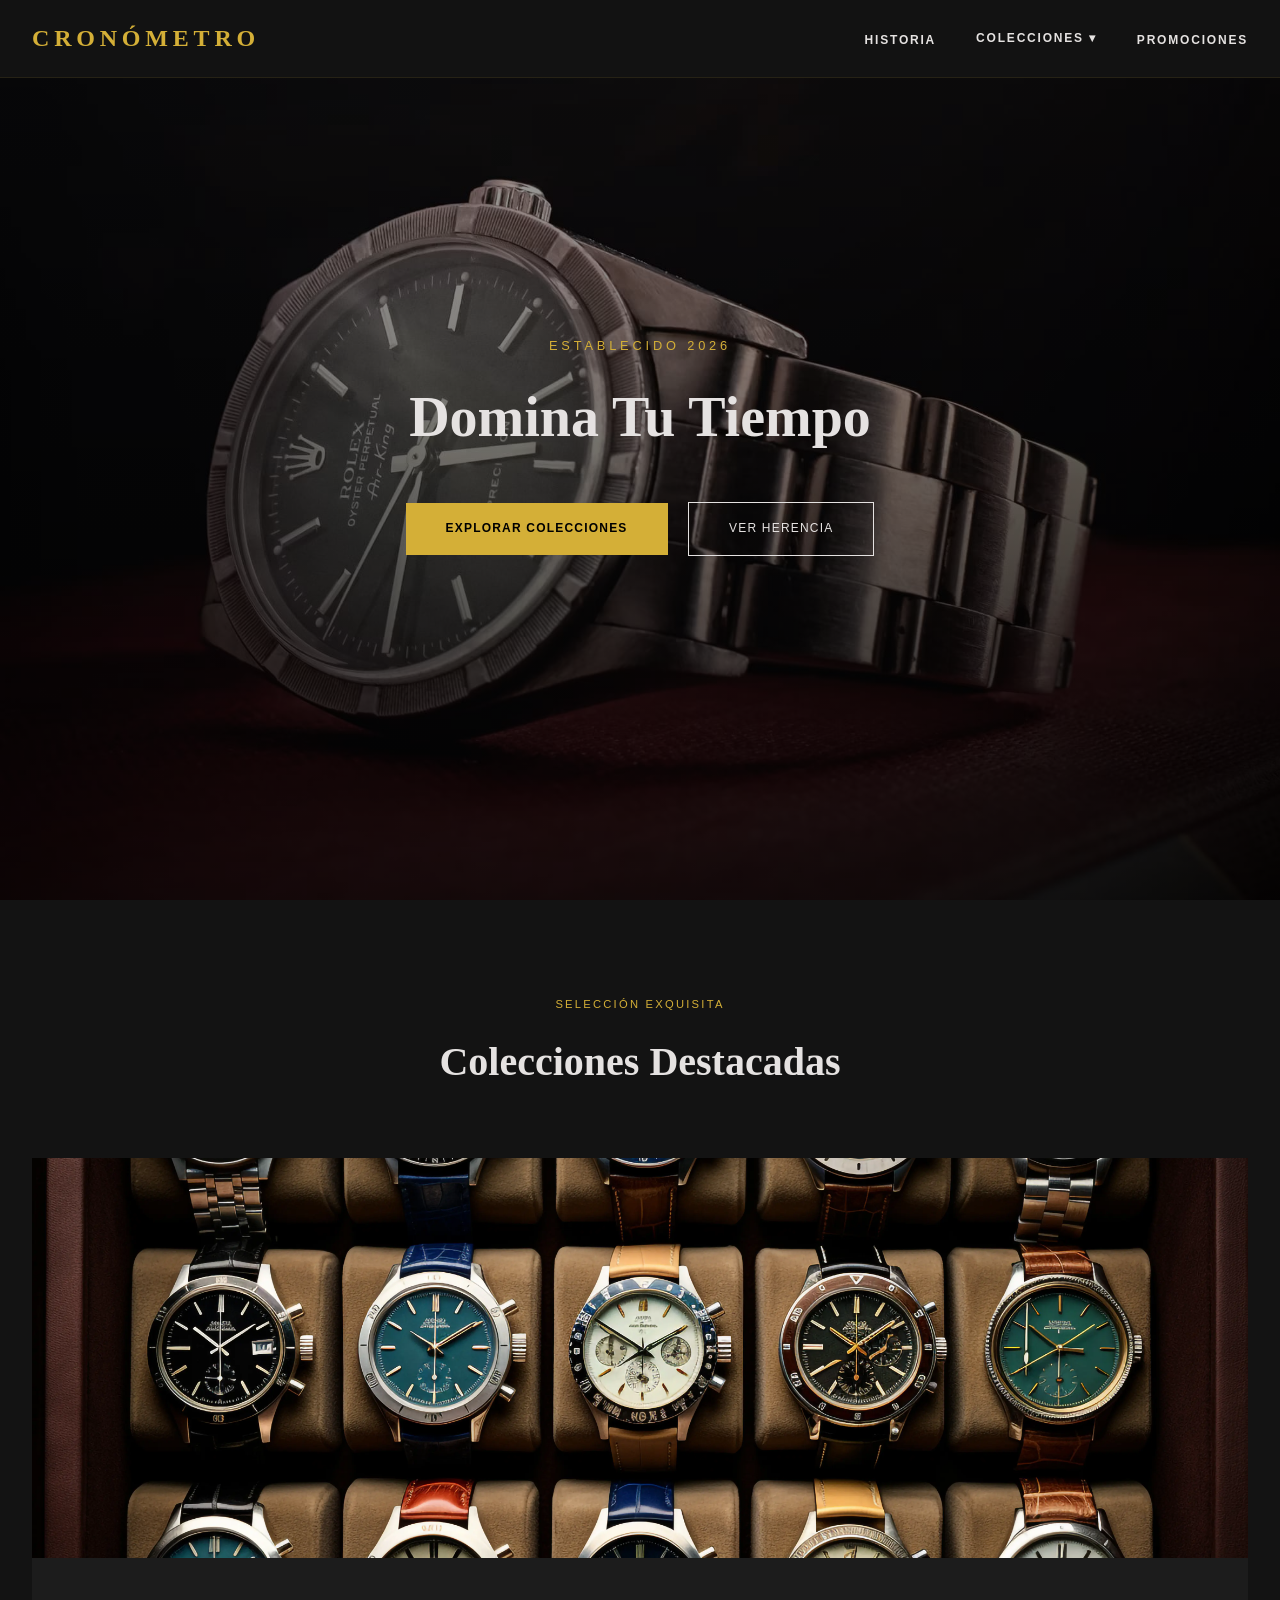
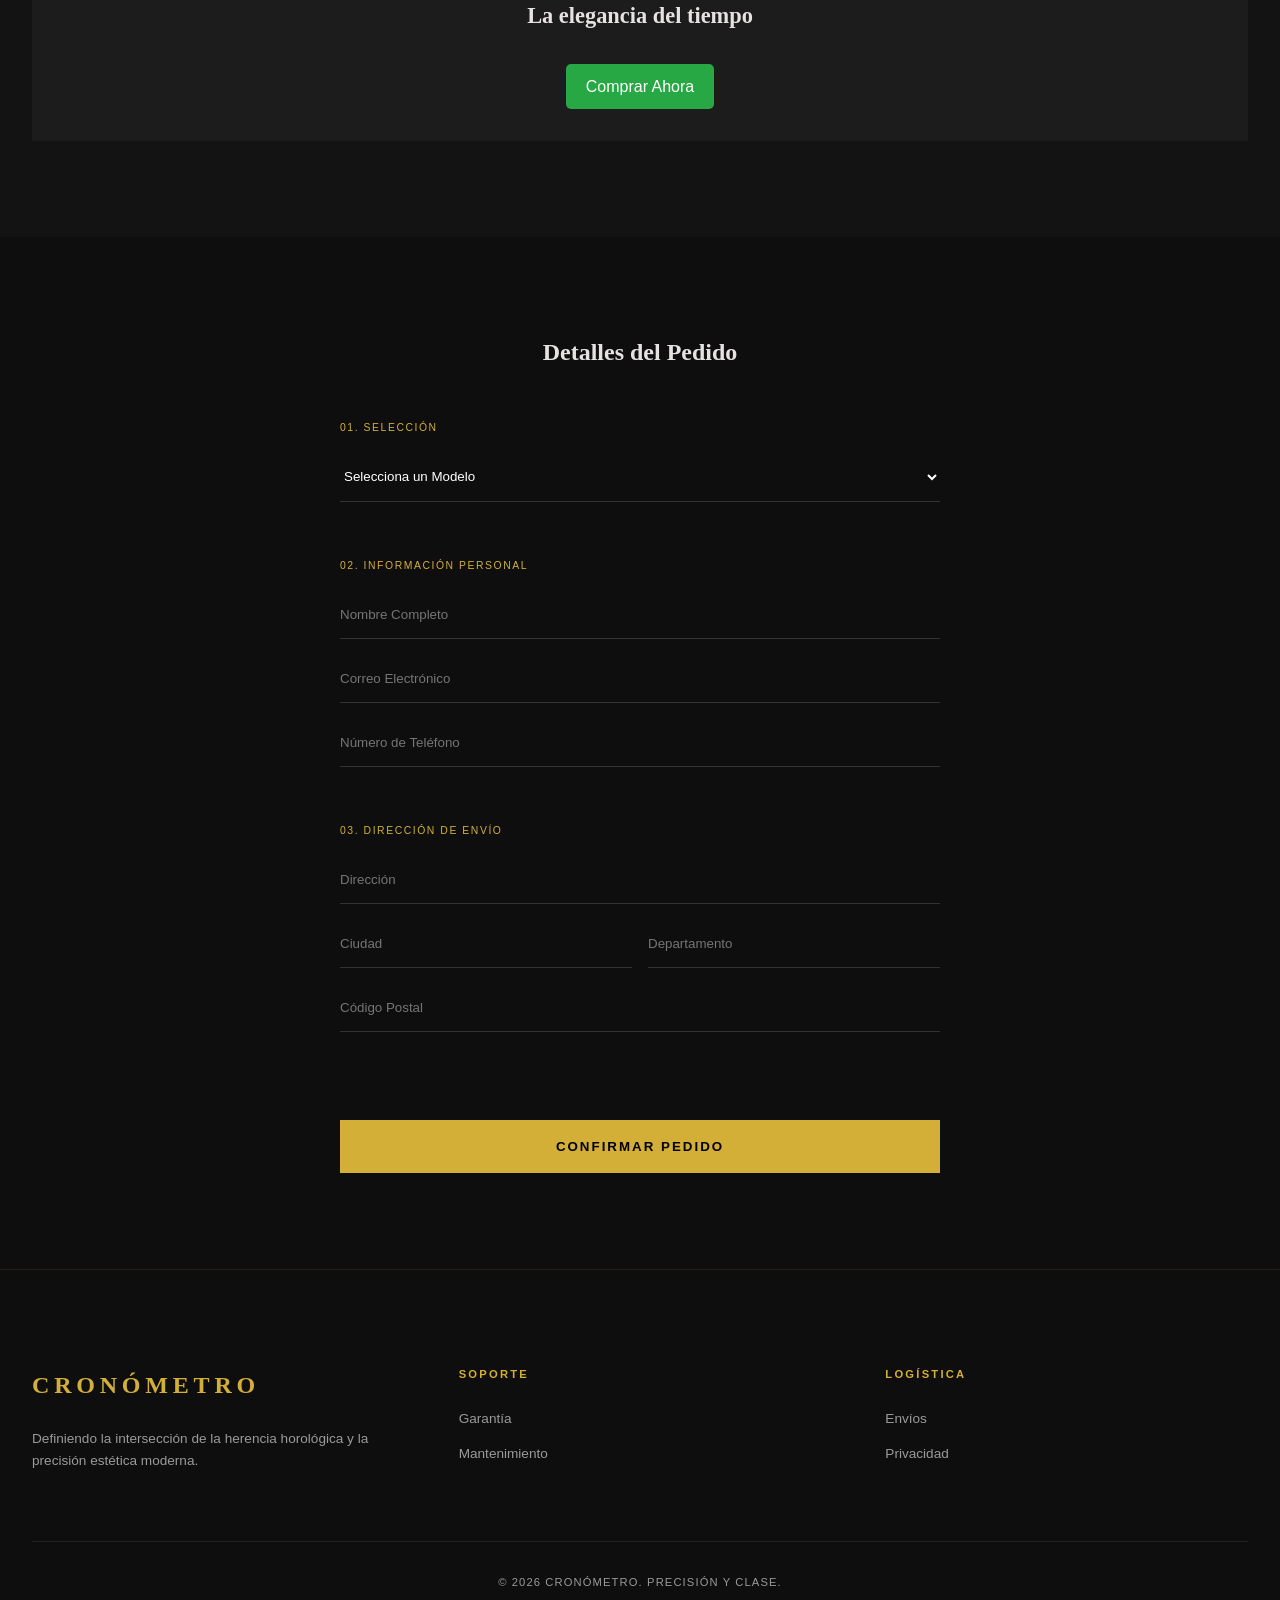
<file: index.html>
<!DOCTYPE html>
<html lang="es">
<head>
    <meta charset="UTF-8">
    <meta name="viewport" content="width=device-width, initial-scale=1.0">
    <title>CRONÓMETRO | Relojería de precisión</title>
    <!-- Enlace al archivo de estilos externo -->
    <link rel="stylesheet" href="estilos.css">
</head>
<body>
    
    <header class="main-header">
        <div class="header-container">
            <!-- Logo a la izquierda -->
            <div class="logo">CRONÓMETRO</div>

            <!-- Menú centrado o a la derecha -->
            <nav class="nav-menu">
                <ul class="nav-links">
                    <li><a href="historia.html">HISTORIA</a></li>
                    <li class="dropdown">
                        <a class="dropbtn">COLECCIONES ▾</a>
                        <ul class="dropdown-content">
                            <li><a href="clasicos.html">Clásicos</a></li>
                            <li><a href="deportivos.html">Deportivos</a></li>
                            <li><a href="lujo.html">Lujo</a></li>
                        </ul>
                   </li>
                   <li><a href="promociones.html">PROMOCIONES</a></li>
                </ul>
            </nav>
        </div>
    </header>


    <!-- Hero Section -->
    <section class="hero">
        <div class="hero-overlay"></div>
        <div class="hero-content">
            <p class="hero-subtitle">ESTABLECIDO 2026</p>
            <h1>Domina Tu Tiempo</h1>
            <div class="hero-buttons">
                <a href="#catalogo" class="btn btn-primary">Explorar Colecciones</a>
                <a href="#historia" class="btn btn-secondary">Ver Herencia</a>
            </div>
        </div>
    </section>

    <!-- Catálogo de Productos -->
    <main id="catalogo" class="catalog-section">
        <div class="section-header">
            <p class="label">Selección Exquisita</p>
            <h2>Colecciones Destacadas</h2>
        </div>

        <div class="product-grid">
            <!-- Producto 1 -->
            <article class="product-card">
                <div class="product-image">
                    <img src="imagenes/imagen1.webp" alt="The Celestial Perpetual">
                </div>
                <div class="product-info">
                    <div class="info-top">
                        <h1>La elegancia del tiempo</h1>
                    </div>
                    <a href="index.html#pedido" class="btn-comprar">Comprar Ahora</a>
                </div>
            </article>
            <!-- Añadir más productos aquí -->
        </div>
    </main>

    <!-- Formulario de Pedido - CONECTADO a procesar_pedido.php -->
    <section id="pedido" class="order-section">
        <div class="order-container">
            <h2>Detalles del Pedido</h2>
            <form action="procesar_pedido.php" method="POST" class="order-form">
                <div class="form-group">
                    <label>01. Selección</label>
                    <select name="modelo" required>
                        <option value="" disabled selected>Selecciona un Modelo</option>
                        <option value="celestial">The Celestial Perpetual</option>
                        <option value="oceanic">Oceanic Deep Sea</option>
                        <option value="heritage">Heritage 1924</option>
                    </select>
                </div>

                <div class="form-group">
                    <label>02. Información Personal</label>
                    <input type="text" name="nombre" placeholder="Nombre Completo" required>
                    <input type="email" name="email" placeholder="Correo Electrónico" required>
                    <input type="tel" name="telefono" placeholder="Número de Teléfono" required>
                </div>

                <div class="form-group">
                    <label>03. Dirección de Envío</label>
                    <input type="text" name="direccion" placeholder="Dirección" required>
                    <div class="row">
                        <input type="text" name="ciudad" placeholder="Ciudad" required>
                        <input type="text" name="departamento" placeholder="Departamento" required>
                    </div>
                    <input type="text" name="codigo_postal" placeholder="Código Postal" required>
                </div>

                <button type="submit" class="btn-confirm">Confirmar Pedido</button>
            </form>
        </div>
    </section>

    <!-- Pie de Página -->
    <footer class="main-footer">
        <div class="footer-grid">
            <div class="footer-brand">
                <div class="logo">CRONÓMETRO</div>
                <p>Definiendo la intersección de la herencia horológica y la precisión estética moderna.</p>
            </div>
            <div class="footer-links">
                <h4>SOPORTE</h4>
                <ul>
                    <li><a href="#">Garantía</a></li>
                    <li><a href="#">Mantenimiento</a></li>
                </ul>
            </div>
            <div class="footer-links">
                <h4>Logística</h4>
                <ul>
                    <li><a href="#">Envíos</a></li>
                    <li><a href="#">Privacidad</a></li>
                </ul>
            </div>
        </div>
        <div class="footer-bottom">
            <p>&copy; 2026 CRONÓMETRO. PRECISIÓN Y CLASE.</p>
        </div>
    </footer>

</body>
</html>
</file>
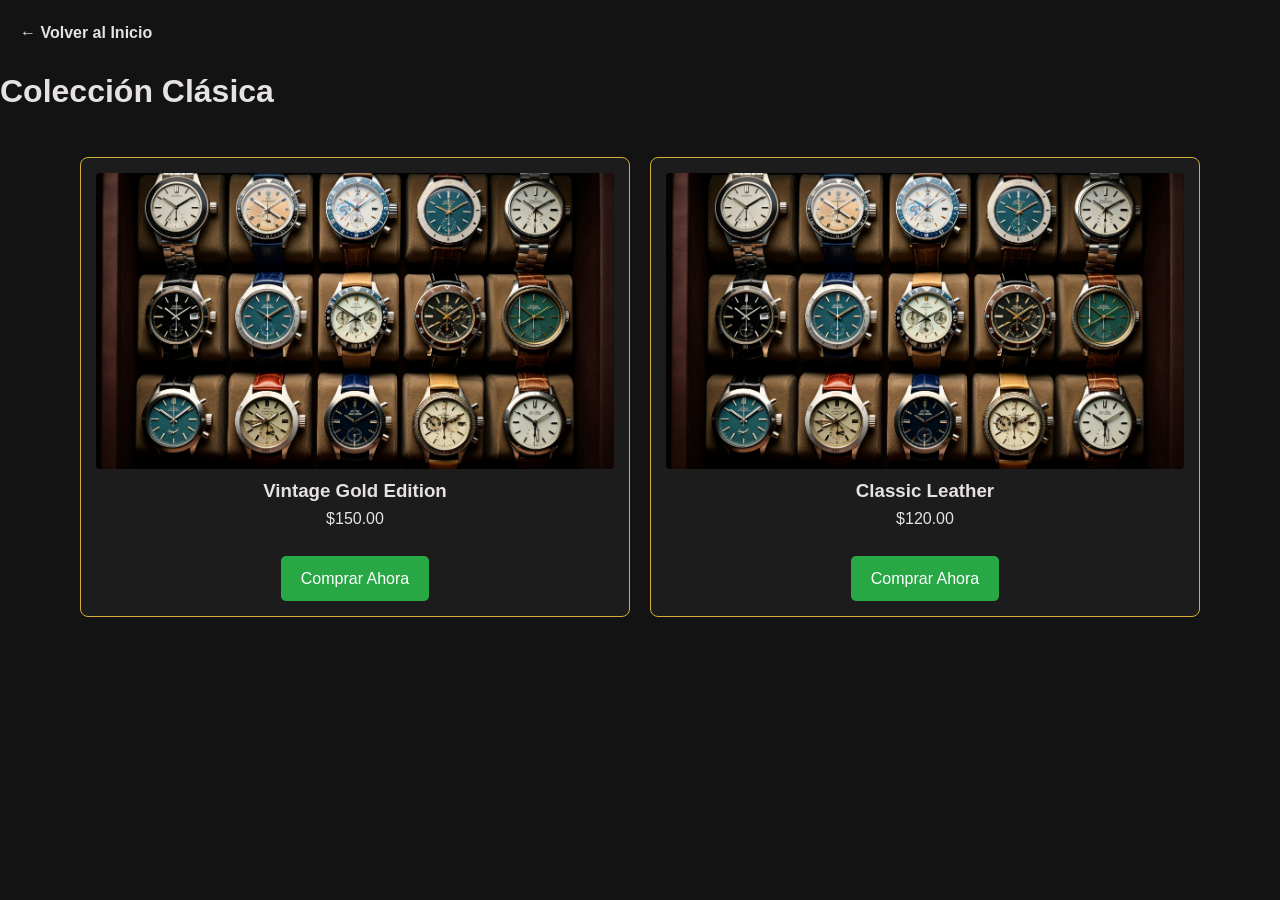
<file: clasicos.html>
<!DOCTYPE html>
<html lang="es">
<head>
    <meta charset="UTF-8">
    <meta name="viewport" content="width=device-width, initial-scale=1.0">
    <title>Relojes Clásicos - Mi Tienda</title>
    <link rel="stylesheet" href="estilos.css">
</head>
<body>

    <header>
        <nav>
            <a href="index.html" class="btn-volver">← Volver al Inicio</a>
        </nav>
        <h1>Colección Clásica</h1>
    </header>

    <main class="contenedor-productos">
        <!-- Producto 1 -->
        <article class="tarjeta-reloj">
            <img src="imagenes/imagen1.webp" alt="Reloj Elegante Dorado">
            <h3>Vintage Gold Edition</h3>
            <p class="precio">$150.00</p>
            <a href="index.html#pedido" class="btn-comprar">Comprar Ahora</a>
        </article>

        <!-- Producto 2 -->
        <article class="tarjeta-reloj">
            <img src="imagenes/imagen1.webp" alt="Reloj Cuero Café">
            <h3>Classic Leather</h3>
            <p class="precio">$120.00</p>
            <a href="index.html#pedido" class="btn-comprar">Comprar Ahora</a>
        </article>
    </main>

</body>
</html>
</file>
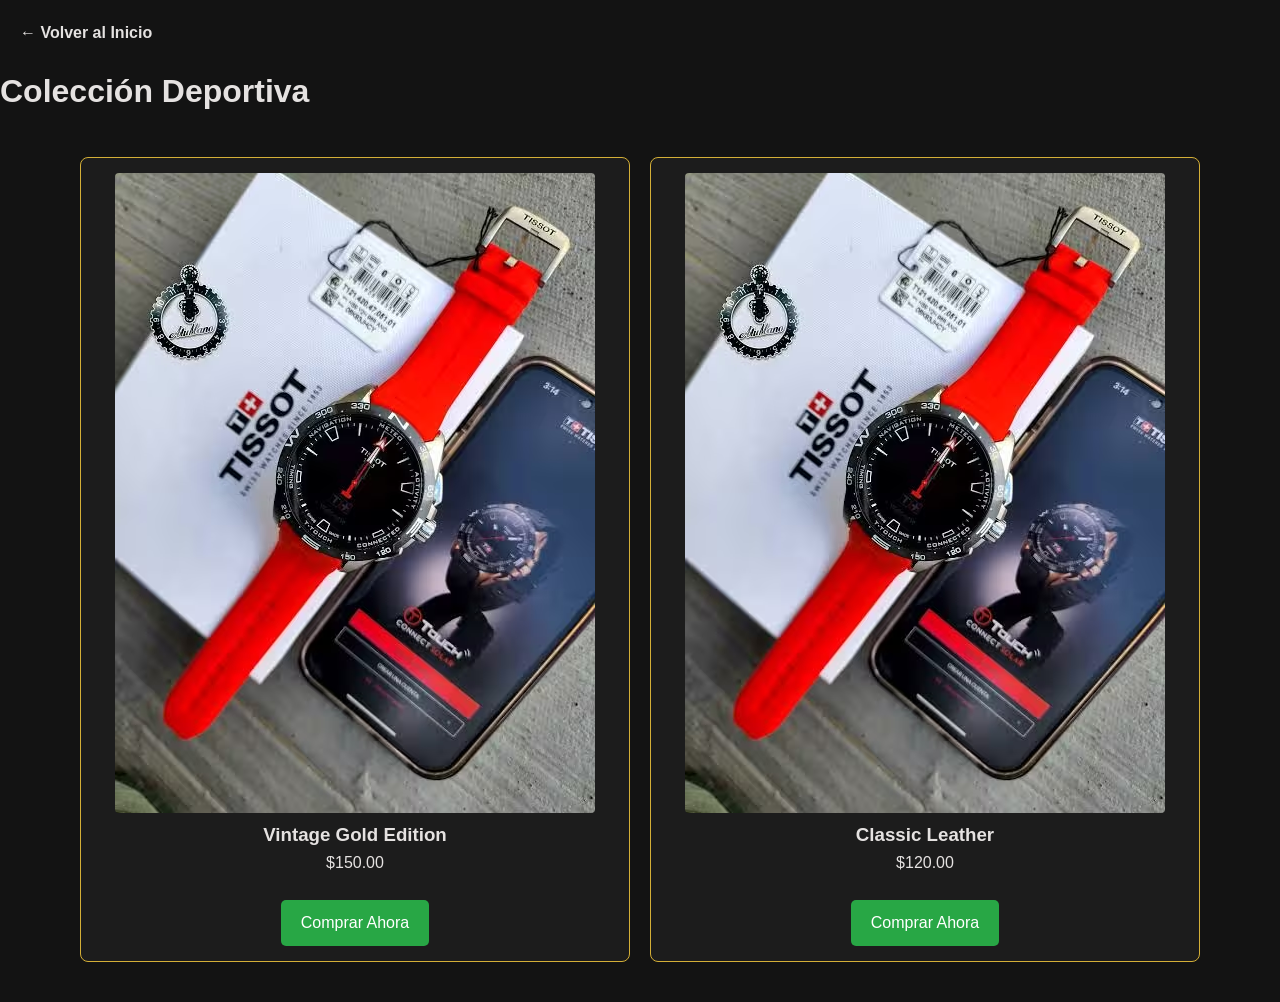
<file: deportivos.html>
<!DOCTYPE html>
<html lang="es">
<head>
    <meta charset="UTF-8">
    <meta name="viewport" content="width=device-width, initial-scale=1.0">
    <title>Relojes Deportivos - Mi Tienda</title>
    <link rel="stylesheet" href="estilos.css">
</head>
<body>

    <header>
        <nav>
            <a href="index.html" class="btn-volver">← Volver al Inicio</a>
        </nav>
        <h1>Colección Deportiva</h1>
    </header>

    <main class="contenedor-productos">
        <!-- Producto 1 -->
        <article class="tarjeta-reloj">
            <img src="imagenes/deportivos2.avif" alt="Reloj Deportivo">
            <h3>Vintage Gold Edition</h3>
            <p class="precio">$150.00</p>
            <a href="index.html#pedido" class="btn-comprar">Comprar Ahora</a>
        </article>

        <!-- Producto 2 -->
        <article class="tarjeta-reloj">
            <img src="imagenes/deportivos2.avif" alt="Reloj tisof">
            <h3>Classic Leather</h3>
            <p class="precio">$120.00</p>
            <a href="index.html#pedido" class="btn-comprar">Comprar Ahora</a>
        </article>
    </main>

</body>
</html>
</file>
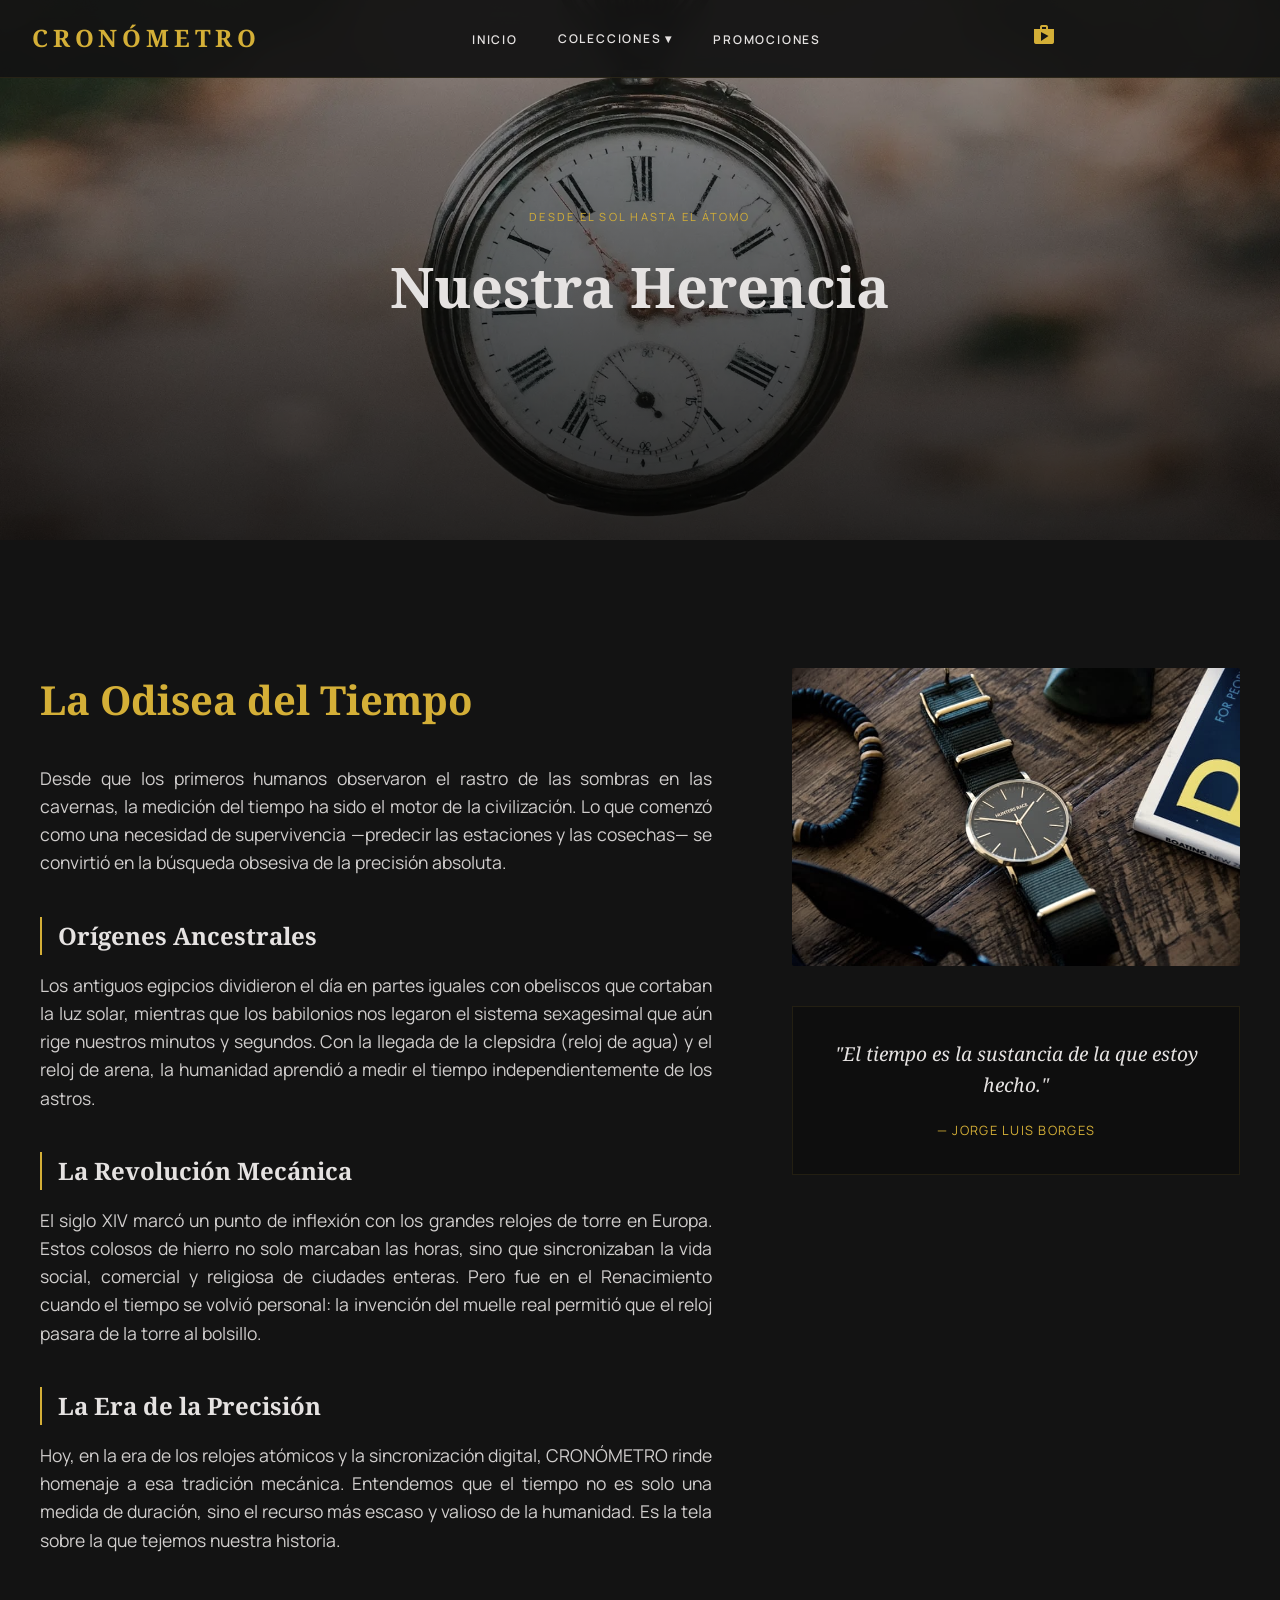
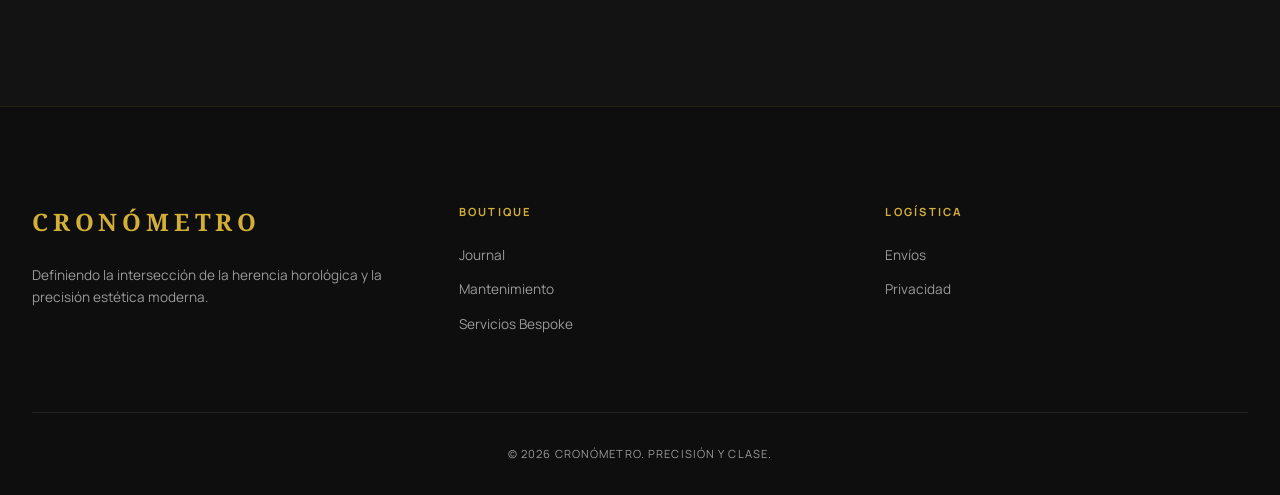
<file: historia.html>
<!DOCTYPE html>
<html lang="es">
<head>
    <meta charset="UTF-8">
    <meta name="viewport" content="width=device-width, initial-scale=1.0">
    <title>Historia | CRONÓMETRO</title>
    <link rel="stylesheet" href="estilos.css">
    <link href="https://fonts.googleapis.com/css2?family=Noto+Serif:wght@400;700&family=Manrope:wght@300;500&display=swap" rel="stylesheet">
    <link href="https://fonts.googleapis.com/icon?family=Material+Icons" rel="stylesheet">
</head>
<body>
    
    <header class="main-header">
        <div class="header-container">
            <div class="logo">CRONÓMETRO</div>
            <nav class="nav-menu">
                <ul class="nav-links">
                    <li><a href="index.html">INICIO</a></li>
                    <li class="dropdown">
                        <a class="dropbtn">COLECCIONES ▾</a>
                        <ul class="dropdown-content">
                            <li><a href="clasicos.html">Clásicos</a></li>
                            <li><a href="index.html#catalogo">Deportivos</a></li>
                            <li><a href="index.html#catalogo">Lujo</a></li>
                        </ul>
                   </li>
                   <li><a href="index.html">PROMOCIONES</a></li>
                </ul>
            </nav>
            <div class="header-actions">
                <span class="material-icons">shopping_bag</span>
            </div>
        </div>
    </header>

    <main class="history-page">
        <section class="history-hero">
            <div class="hero-overlay"></div>
            <div class="hero-content">
                <p class="label">Desde el Sol hasta el Átomo</p>
                <h1>Nuestra Herencia</h1>
            </div>
        </section>

        <section class="history-content">
            <div class="container">
                <div class="history-grid">
                    <article class="history-text">
                        <h2>La Odisea del Tiempo</h2>
                        <p>Desde que los primeros humanos observaron el rastro de las sombras en las cavernas, la medición del tiempo ha sido el motor de la civilización. Lo que comenzó como una necesidad de supervivencia —predecir las estaciones y las cosechas— se convirtió en la búsqueda obsesiva de la precisión absoluta.</p>
                        
                        <h3>Orígenes Ancestrales</h3>
                        <p>Los antiguos egipcios dividieron el día en partes iguales con obeliscos que cortaban la luz solar, mientras que los babilonios nos legaron el sistema sexagesimal que aún rige nuestros minutos y segundos. Con la llegada de la clepsidra (reloj de agua) y el reloj de arena, la humanidad aprendió a medir el tiempo independientemente de los astros.</p>

                        <h3>La Revolución Mecánica</h3>
                        <p>El siglo XIV marcó un punto de inflexión con los grandes relojes de torre en Europa. Estos colosos de hierro no solo marcaban las horas, sino que sincronizaban la vida social, comercial y religiosa de ciudades enteras. Pero fue en el Renacimiento cuando el tiempo se volvió personal: la invención del muelle real permitió que el reloj pasara de la torre al bolsillo.</p>

                        <h3>La Era de la Precisión</h3>
                        <p>Hoy, en la era de los relojes atómicos y la sincronización digital, CRONÓMETRO rinde homenaje a esa tradición mecánica. Entendemos que el tiempo no es solo una medida de duración, sino el recurso más escaso y valioso de la humanidad. Es la tela sobre la que tejemos nuestra historia.</p>
                    </article>
                    <aside class="history-image-side">
                        <img src="imagenes/historia.jpg" alt="Mecanismo antiguo">
                        <div class="quote-box">
                            <p>"El tiempo es la sustancia de la que estoy hecho."</p>
                            <span>— Jorge Luis Borges</span>
                        </div>
                    </aside>
                </div>
            </div>
        </section>
    </main>

    <footer class="main-footer">
        <div class="footer-grid">
            <div class="footer-brand">
                <div class="logo">CRONÓMETRO</div>
                <p>Definiendo la intersección de la herencia horológica y la precisión estética moderna.</p>
            </div>
            <div class="footer-links">
                <h4>Boutique</h4>
                <ul>
                    <li><a href="index.html">Journal</a></li>
                    <li><a href="#">Mantenimiento</a></li>
                    <li><a href="#">Servicios Bespoke</a></li>
                </ul>
            </div>
            <div class="footer-links">
                <h4>Logística</h4>
                <ul>
                    <li><a href="#">Envíos</a></li>
                    <li><a href="#">Privacidad</a></li>
                </ul>
            </div>
        </div>
        <div class="footer-bottom">
            <p>&copy; 2026 CRONÓMETRO. PRECISIÓN Y CLASE.</p>
        </div>
    </footer>

</body>
</html>
</file>
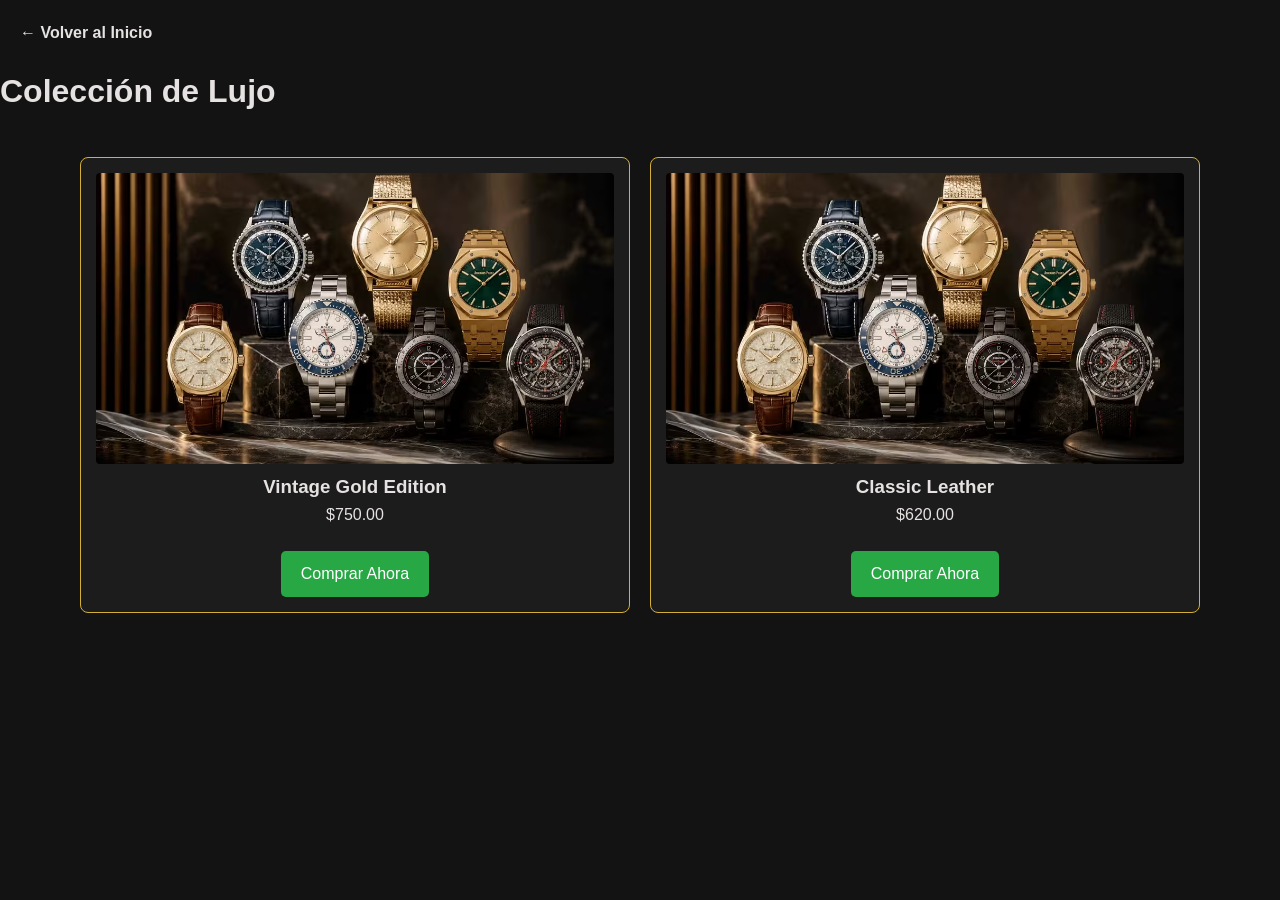
<file: lujo.html>
<!DOCTYPE html>
<html lang="es">
<head>
    <meta charset="UTF-8">
    <meta name="viewport" content="width=device-width, initial-scale=1.0">
    <title>Relojes de Lujo - Mi Tienda</title>
    <link rel="stylesheet" href="estilos.css">
</head>
<body>

    <header>
        <nav>
            <a href="index.html" class="btn-volver">← Volver al Inicio</a>
        </nav>
        <h1>Colección de Lujo</h1>
    </header>

    <main class="contenedor-productos">
        <!-- Producto 1 -->
        <article class="tarjeta-reloj">
            <img src="imagenes/lujo7 (1).avif" alt="Reloj de lujo">
            <h3>Vintage Gold Edition</h3>
            <p class="precio">$750.00</p>
            <a href="index.html#pedido" class="btn-comprar">Comprar Ahora</a>
        </article>

        <!-- Producto 2 -->
        <article class="tarjeta-reloj">
            <img src="imagenes/lujo7 (1).avif" alt="Reloj de lujo">
            <h3>Classic Leather</h3>
            <p class="precio">$620.00</p>
            <a href="index.html#pedido" class="btn-comprar">Comprar Ahora</a>
        </article>
    </main>

</body>
</html>
</file>
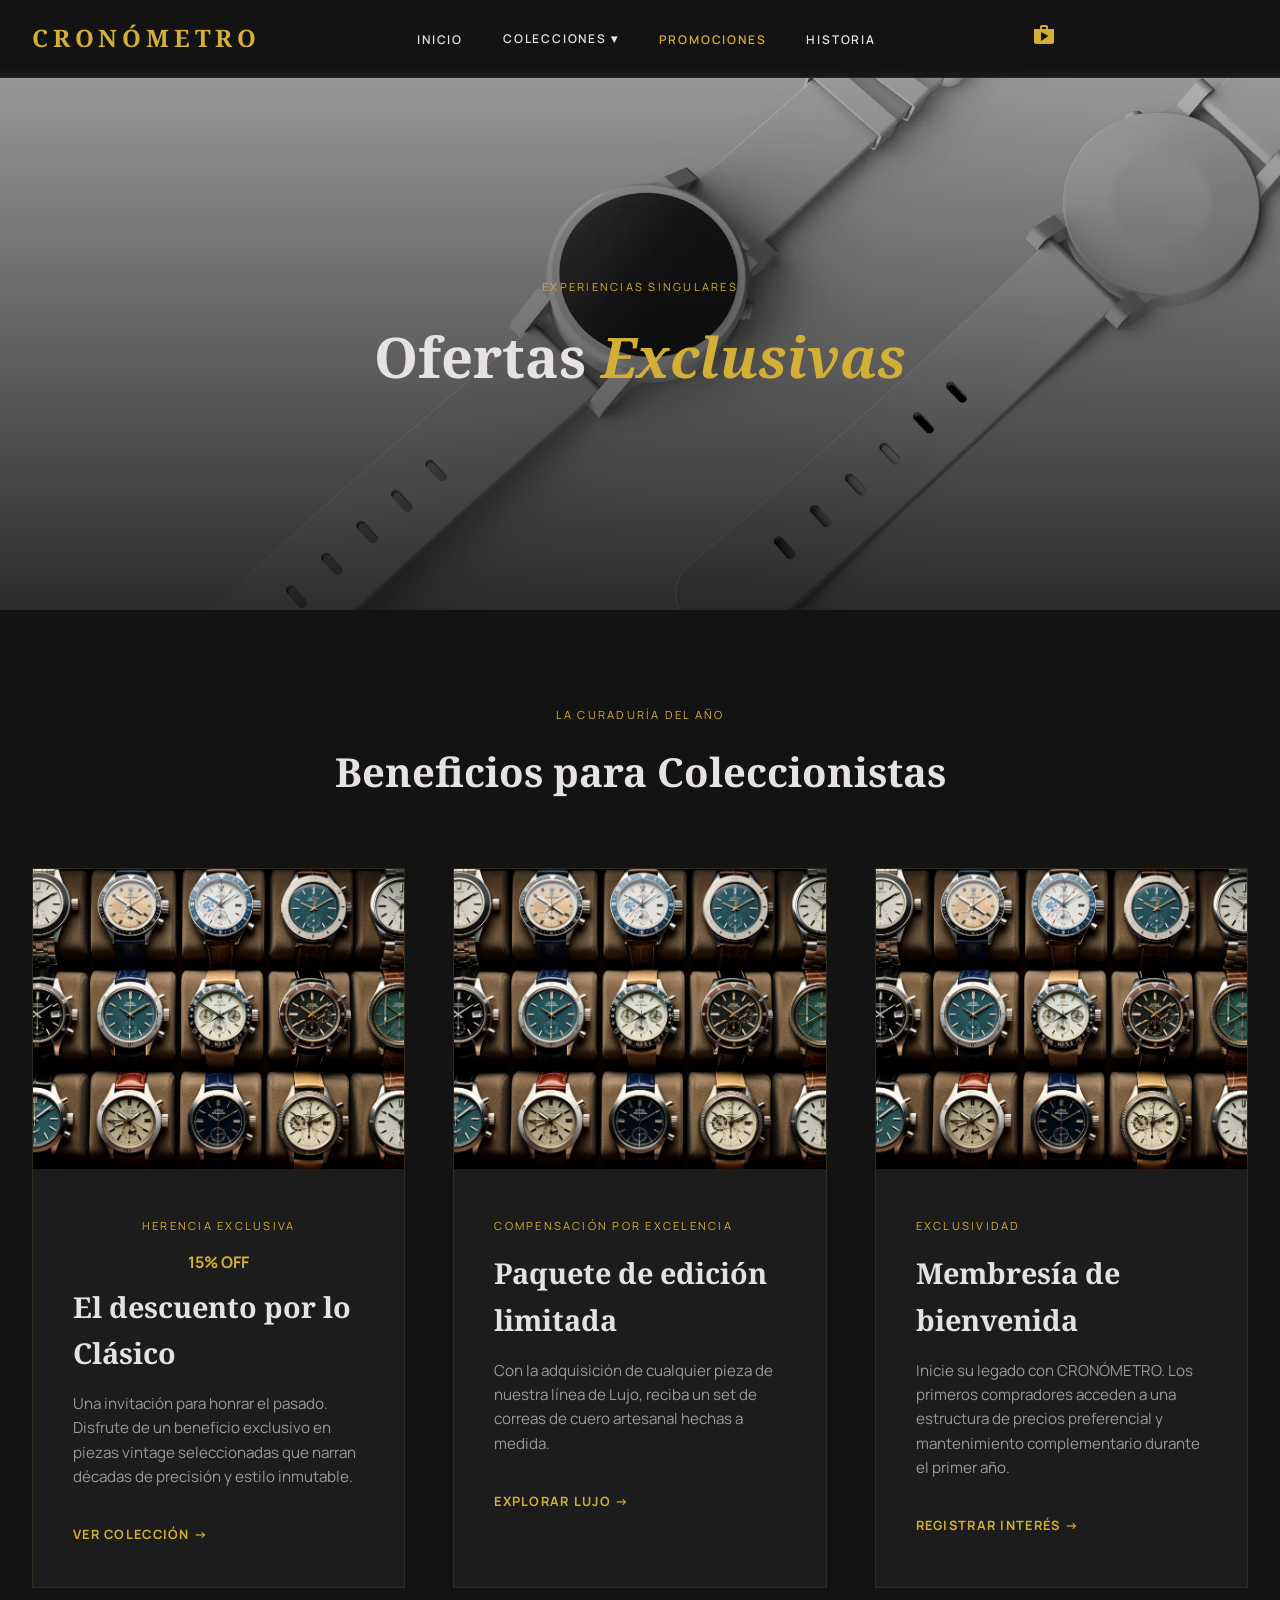
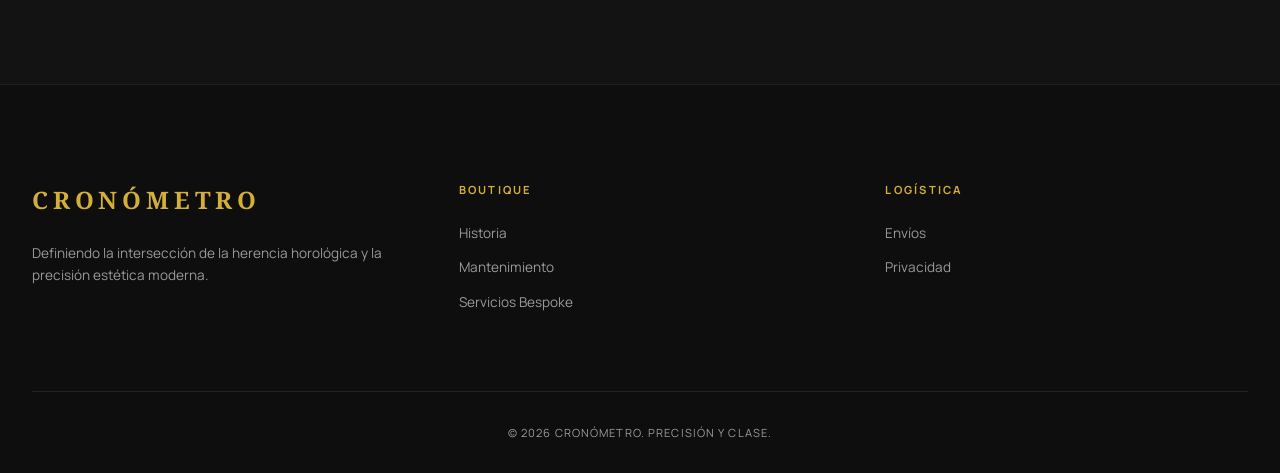
<file: promociones.html>
<!DOCTYPE html>
<html lang="es">
<head>
    <meta charset="UTF-8">
    <meta name="viewport" content="width=device-width, initial-scale=1.0">
    <title>Promociones | CRONÓMETRO</title>
    <link rel="stylesheet" href="estilos.css">
    <link href="https://fonts.googleapis.com/css2?family=Noto+Serif:wght@400;700&family=Manrope:wght@300;500&display=swap" rel="stylesheet">
    <link href="https://fonts.googleapis.com/icon?family=Material+Icons" rel="stylesheet">
</head>
<body>

    <header class="main-header">
        <div class="header-container">
            <div class="logo">CRONÓMETRO</div>
            <nav class="nav-menu">
                <ul class="nav-links">
                    <li><a href="index.html">INICIO</a></li>
                    <li class="dropdown">
                        <a class="dropbtn">COLECCIONES ▾</a>
                        <ul class="dropdown-content">
                            <li><a href="clasicos.html">Clásicos</a></li>
                            <li><a href="deportivos.html">Deportivos</a></li>
                            <li><a href="lujo.html">Lujo</a></li>
                        </ul>
                   </li>
                   <li><a href="promociones.html" class="active">PROMOCIONES</a></li>
                   <li><a href="historia.html">HISTORIA</a></li>
                </ul>
            </nav>
            <div class="header-actions">
                <span class="material-icons">shopping_bag</span>
            </div>
        </div>
    </header>

    <section class="hero-promo">
        <div class="hero-overlay"></div>
        <div class="hero-content">
            <p class="label">Experiencias Singulares</p>
            <h1>Ofertas <em>Exclusivas</em></h1>
        </div>
    </section>

    <main class="promo-section">
        <div class="section-header">
            <p class="label">La Curaduría del año</p>
            <h2>Beneficios para Coleccionistas</h2>
        </div>

        <div class="promo-grid">
            <!-- Promo 1 -->
            <article class="promo-card">
                <img src="imagenes/imagen1.webp" alt="El descuento por legado" class="promo-img">
                <div class="promo-body">
                    <div class="info-top">
                        <span class="promo-badge"> Herencia Exclusiva</span>
                        <span class="price">15% OFF</span>
                    </div>
                    <h2>El descuento por lo Clásico</h2>
                    <p>Una invitación para honrar el pasado. Disfrute de un beneficio exclusivo en piezas vintage seleccionadas que narran décadas de precisión y estilo inmutable.</p>
                    <a href="clasico.html" class="btn-link">Ver Colección →</a>
                </div>
            </article>

            <!-- Promo 2 -->
            <article class="promo-card">
                <img src="imagenes/imagen1.webp" alt="Set de correas de cuero" class="promo-img">
                <div class="promo-body">
                    <span class="promo-badge">Compensación por Excelencia</span>
                    <h2>Paquete de edición limitada</h2>
                    <p>Con la adquisición de cualquier pieza de nuestra línea de Lujo, reciba un set de correas de cuero artesanal hechas a medida.</p>
                    <a href="lujo.html" class="btn-link">Explorar Lujo →</a>
                </div>
            </article>

            <!-- Promo 3 -->
            <article class="promo-card">
                <img src="imagenes/imagen1.webp" alt="Bienvenida nuevos coleccionistas" class="promo-img">
                <div class="promo-body">
                    <span class="promo-badge">Exclusividad</span>
                    <h2>Membresía de bienvenida</h2>
                    <p>Inicie su legado con CRONÓMETRO. Los primeros compradores acceden a una estructura de precios preferencial y mantenimiento complementario durante el primer año.</p>
                    <a href="index.html#pedido" class="btn-link">Registrar Interés →</a>
                </div>
            </article>
        </div>
    </main>

    <footer class="main-footer">
        <div class="footer-grid">
            <div class="footer-brand">
                <div class="logo">CRONÓMETRO</div>
                <p>Definiendo la intersección de la herencia horológica y la precisión estética moderna.</p>
            </div>
            <div class="footer-links">
                <h4>Boutique</h4>
                <ul>
                    <li><a href="historia.html">Historia</a></li>
                    <li><a href="#">Mantenimiento</a></li>
                    <li><a href="#">Servicios Bespoke</a></li>
                </ul>
            </div>
            <div class="footer-links">
                <h4>Logística</h4>
                <ul>
                    <li><a href="#">Envíos</a></li>
                    <li><a href="#">Privacidad</a></li>
                </ul>
            </div>
        </div>
        <div class="footer-bottom">
            <p>&copy; 2026 CRONÓMETRO. PRECISIÓN Y CLASE.</p>
        </div>
    </footer>

</body>
</html>
</file>
<file: estilos.css>
/*
   ========================================
   ESTILOS UNIFICADOS - CRONÓMETRO
   ========================================
   Archivo limpio: se eliminaron los bloques :root, body, header,
   dropdown y footer que estaban duplicados varias veces.
   Se conservó UNA sola versión de cada regla (la más completa/correcta)
   y se organizó por secciones para que sea fácil de mantener.
*/

/* --- Variables y Configuración Base --- */
:root {
    --primary: #D4AF37; /* Dorado */
    --bg-dark: #131313;
    --bg-deep: #0e0e0e;
    --text-light: #e5e2e1; /* claro, legible sobre fondo oscuro */
    --text-muted: #9a9a9a; /* gris legible, antes era casi negro (#0a0a0a) e invisible */
    --font-serif: 'Noto Serif', serif;
    --font-sans: 'Manrope', sans-serif;
    --transition: all 0.4s cubic-bezier(0.4, 0, 0.2, 1);
}

* {
    margin: 0;
    padding: 0;
    box-sizing: border-box;
}

body {
    background-color: var(--bg-dark);
    color: var(--text-light);
    font-family: var(--font-sans);
    line-height: 1.6;
    overflow-x: hidden;
}

@keyframes fadeIn {
    from { opacity: 0; transform: translateY(10px); }
    to { opacity: 1; transform: translateY(0); }
}

/* --- Header y Navegación (usado en todas las páginas) --- */
.main-header {
    position: fixed;
    top: 0;
    width: 100%;
    z-index: 1000;
    background: rgba(19, 19, 19, 0.95);
    backdrop-filter: blur(10px);
    border-bottom: 1px solid rgba(212, 175, 55, 0.1);
}

.header-container {
    max-width: 1400px;
    margin: 0 auto;
    padding: 1.2rem 2rem;
    display: flex;
    justify-content: space-between;
    align-items: center;
}

.logo {
    font-family: var(--font-serif);
    font-size: 1.5rem;
    letter-spacing: 0.2em;
    color: var(--primary);
    font-weight: 700;
    text-transform: uppercase;
    text-decoration: none;
}

.nav-menu {
    display: flex;
}

.nav-links {
    display: flex;
    list-style: none;
    gap: 2.5rem;
    align-items: center;
}

.nav-links a {
    text-decoration: none;
    color: var(--text-light);
    font-size: 0.75rem;
    font-weight: 600;
    letter-spacing: 0.15em;
    text-transform: uppercase;
    transition: var(--transition);
}

.nav-links a:hover,
.nav-links .active {
    color: var(--primary);
}

.header-actions {
    color: var(--primary);
    cursor: pointer;
}

/* --- Dropdown (versión corregida: se mantiene abierto al hacer hover) --- */
.dropdown {
    position: relative;
    padding-bottom: 10px; /* puente para que el menú no se cierre */
    margin-bottom: -10px;
}

.dropbtn {
    cursor: pointer;
    display: flex;
    align-items: center;
    gap: 5px;
}

.dropdown-content {
    display: none;
    position: absolute;
    top: 100%;
    left: 0;
    background: #1a1a1a;
    border: 1px solid rgba(212, 175, 55, 0.2);
    min-width: 180px;
    padding: 1rem 0;
    list-style: none;
    box-shadow: 0 10px 30px rgba(0, 0, 0, 0.6);
}

.dropdown-content li a {
    padding: 0.8rem 1.5rem;
    display: block;
    color: var(--text-muted);
    font-size: 0.7rem;
    letter-spacing: 0.1em;
}

.dropdown-content li a:hover {
    color: var(--primary);
    background: rgba(212, 175, 55, 0.05);
}

.dropdown:hover .dropdown-content {
    display: block;
    animation: fadeIn 0.3s ease;
}

/* --- Hero (página de inicio - index.html) --- */
.hero {
    height: 100vh;
    background: url('imagenes/index.jpg') center/cover no-repeat;
    display: flex;
    align-items: center;
    justify-content: center;
    text-align: center;
    position: relative;
}

.hero-overlay {
    position: absolute;
    inset: 0;
    background: linear-gradient(to bottom, rgba(0, 0, 0, 0.3), rgba(0, 0, 0, 0.8));
}

.hero-content {
    position: relative;
    z-index: 1;
    max-width: 800px;
    padding: 0 1rem;
}

.hero-subtitle {
    letter-spacing: 0.3em;
    color: var(--primary);
    font-size: 0.8rem;
    margin-bottom: 1rem;
}

.hero h1 {
    font-family: var(--font-serif);
    font-size: 4rem;
    margin-bottom: 2rem;
}

.label {
    color: var(--primary);
    text-transform: uppercase;
    letter-spacing: 0.2em;
    font-size: 0.7rem;
    margin-bottom: 1rem;
}

.btn {
    padding: 1rem 2.5rem;
    text-decoration: none;
    text-transform: uppercase;
    letter-spacing: 0.1em;
    font-size: 0.75rem;
    transition: var(--transition);
    display: inline-block;
    margin: 0.5rem;
}

.btn-primary {
    background: var(--primary);
    color: #000;
    font-weight: 700;
}

.btn-secondary {
    border: 1px solid var(--text-light);
    color: var(--text-light);
}

/* --- Catálogo de productos (index.html) --- */
.catalog-section {
    padding: 6rem 2rem;
    max-width: 1400px;
    margin: 0 auto;
}

.section-header {
    text-align: center;
    margin-bottom: 4rem;
}

.section-header .label {
    margin-bottom: 1rem;
}

.section-header h2 {
    font-family: var(--font-serif);
    font-size: 2.5rem;
}

.product-grid {
    display: grid;
    grid-template-columns: repeat(auto-fit, minmax(300px, 1fr));
    gap: 3rem;
}

.product-card {
    background: #1c1c1c;
    transition: var(--transition);
}

.product-card:hover {
    transform: translateY(-10px);
}

.product-image img {
    width: 100%;
    height: 400px;
    object-fit: cover;
}

.product-info {
    padding: 2rem;
}

.info-top {
    display: flex;
    flex-direction: column;
    align-items: center;
    text-align: center;
    margin-bottom: 0.5rem;
}

.product-info h1 {
    font-family: var(--font-serif);
    font-size: 1.4rem;
    font-weight: 700;
    margin-bottom: 0.4rem;
}

.price {
    color: var(--primary);
    font-weight: 700;
}

.description {
    color: var(--text-muted);
    font-size: 0.85rem;
    margin-bottom: 1.5rem;
}

.btn-buy {
    width: 100%;
    background: none;
    border: 1px solid var(--primary);
    color: var(--primary);
    padding: 1rem;
    cursor: pointer;
    text-transform: uppercase;
    font-size: 0.7rem;
    letter-spacing: 0.1em;
    transition: var(--transition);
}

.btn-buy:hover {
    background: var(--primary);
    color: #000;
}

/* --- Formulario de pedido (index.html) --- */
.order-section {
    padding: 6rem 2rem;
    background: var(--bg-deep);
}

.order-container {
    max-width: 600px;
    margin: 0 auto;
}

.order-container h2 {
    font-family: var(--font-serif);
    text-align: center;
    margin-bottom: 3rem;
}

.form-group {
    margin-bottom: 2.5rem;
}

.form-group label {
    display: block;
    color: var(--primary);
    text-transform: uppercase;
    font-size: 0.65rem;
    letter-spacing: 0.15em;
    margin-bottom: 1rem;
}

.order-form input,
.order-form select {
    width: 100%;
    background: transparent;
    border: none;
    border-bottom: 1px solid #333;
    padding: 1rem 0;
    color: #fff;
    font-family: var(--font-sans);
    margin-bottom: 1rem;
    outline: none;
}

.order-form input:focus {
    border-bottom-color: var(--primary);
}

.row {
    display: flex;
    gap: 1rem;
}

.btn-confirm {
    width: 100%;
    background: var(--primary);
    border: none;
    padding: 1.2rem;
    font-weight: 700;
    text-transform: uppercase;
    letter-spacing: 0.15em;
    cursor: pointer;
    margin-top: 2rem;
}

/* --- Página Historia (historia.html) --- */
.history-hero {
    height: 60vh;
    background-image: url('imagenes/clasico.webp');
    background-size: cover;
    background-position: center;
    display: flex;
    align-items: center;
    justify-content: center;
    text-align: center;
    position: relative;
}

.history-hero h1 {
    font-family: var(--font-serif);
    font-size: 4rem;
    margin-bottom: 0;
    color: var(--text-light);
}

.history-content {
    padding: 8rem 2rem;
    background: var(--bg-dark);
}

.container {
    max-width: 1200px;
    margin: 0 auto;
}

.history-grid {
    display: grid;
    grid-template-columns: 1.5fr 1fr;
    gap: 5rem;
    align-items: start;
}

.history-text h2 {
    font-family: var(--font-serif);
    font-size: 2.5rem;
    margin-bottom: 2rem;
    color: var(--primary);
}

.history-text h3 {
    font-family: var(--font-serif);
    font-size: 1.5rem;
    margin: 2.5rem 0 1rem;
    border-left: 2px solid var(--primary);
    padding-left: 1rem;
}

.history-text p {
    color: var(--text-light);
    margin-bottom: 1.5rem;
    font-size: 1.1rem;
    opacity: 0.9;
    text-align: justify;
    hyphens: auto;
}

.history-image-side img {
    width: 100%;
    border-radius: 2px;
    margin-bottom: 2rem;
    filter: grayscale(0.2) sepia(0.2);
}

.quote-box {
    padding: 2rem;
    background: var(--bg-deep);
    border: 1px solid rgba(212, 175, 55, 0.1);
    text-align: center;
}

.quote-box p {
    font-style: italic;
    font-family: var(--font-serif);
    font-size: 1.2rem;
    margin-bottom: 1rem;
}

.quote-box span {
    color: var(--primary);
    font-size: 0.8rem;
    text-transform: uppercase;
    letter-spacing: 0.1em;
}

/* --- Página Promociones (promociones.html) --- */
.hero-promo {
    height: 60vh;
    background: url('imagenes/header.webp') center/cover no-repeat;
    display: flex;
    align-items: center;
    justify-content: center;
    text-align: center;
    position: relative;
    margin-top: 70px;
}

.hero-content h1 {
    font-family: var(--font-serif);
    font-size: 3.5rem;
}

.hero-content h1 em {
    color: var(--primary);
    font-style: italic;
}

.promo-section {
    padding: 6rem 2rem;
    max-width: 1400px;
    margin: 0 auto;
}

.promo-grid {
    display: grid;
    grid-template-columns: repeat(auto-fit, minmax(350px, 1fr));
    gap: 3rem;
}

.promo-card {
    background: #1c1c1c;
    border: 1px solid rgba(212, 175, 55, 0.1);
    transition: var(--transition);
    overflow: hidden;
}

.promo-card:hover {
    transform: translateY(-10px);
    border-color: var(--primary);
}

.promo-img {
    width: 100%;
    height: 300px;
    object-fit: cover;
    filter: grayscale(0.2);
}

.promo-body {
    padding: 2.5rem;
}

.promo-badge {
    color: var(--primary);
    font-size: 0.7rem;
    letter-spacing: 0.2em;
    text-transform: uppercase;
    display: block;
    margin-bottom: 1rem;
}

.promo-body h2 {
    font-family: var(--font-serif);
    font-size: 1.8rem;
    margin-bottom: 1rem;
}

.promo-body p {
    color: var(--text-muted);
    font-size: 0.95rem;
    margin-bottom: 2rem;
}

.btn-link {
    color: var(--primary);
    text-decoration: none;
    font-weight: 700;
    font-size: 0.8rem;
    letter-spacing: 0.1em;
    text-transform: uppercase;
}

/* --- Páginas de Colecciones (clasicos.html, deportivos.html, lujo.html) --- */
.contenedor-productos {
    display: grid;
    grid-template-columns: repeat(auto-fit, minmax(250px, 1fr));
    gap: 20px;
    padding: 40px;
    max-width: 1200px;
    margin: 0 auto;
}

.tarjeta-reloj {
    border: 1px solid var(--primary);
    border-radius: 8px;
    padding: 15px;
    text-align: center;
    transition: transform 0.3s;
    background: #1c1c1c;
}

.tarjeta-reloj:hover {
    transform: translateY(-5px);
    box-shadow: 0 5px 15px rgba(0, 0, 0, 0.4);
}

.tarjeta-reloj img {
    max-width: 100%;
    height: auto;
    border-radius: 4px;
}

.btn-volver {
    display: inline-block;
    margin: 20px;
    text-decoration: none;
    color: var(--text-light);
    font-weight: bold;
}

.btn-comprar {
    display: block;
    width: fit-content;
    margin: 1.5rem auto 0;
    background-color: #28a745;
    color: white;
    border: none;
    padding: 10px 20px;
    border-radius: 5px;
    cursor: pointer;
    font-size: 1rem;
    text-decoration: none;
    text-align: center;
}

.btn-comprar:hover {
    background-color: #218838;
}

/* --- Footer (usado en todas las páginas) --- */
.main-footer {
    padding: 6rem 2rem 2rem;
    border-top: 1px solid rgba(212, 175, 55, 0.1);
    background: var(--bg-deep);
}

.footer-grid {
    max-width: 1400px;
    margin: 0 auto;
    display: grid;
    grid-template-columns: repeat(auto-fit, minmax(200px, 1fr));
    gap: 4rem;
    margin-bottom: 4rem;
}

.footer-brand p {
    margin-top: 1.5rem;
    color: var(--text-muted);
    font-size: 0.85rem;
}

.footer-links h4 {
    text-transform: uppercase;
    font-size: 0.7rem;
    letter-spacing: 0.2em;
    color: var(--primary);
    margin-bottom: 1.5rem;
}

.footer-links ul {
    list-style: none;
}

.footer-links a {
    text-decoration: none;
    color: var(--text-muted);
    font-size: 0.85rem;
    display: block;
    margin-bottom: 0.8rem;
    transition: var(--transition);
}

.footer-links a:hover {
    color: var(--primary);
}

.footer-bottom {
    text-align: center;
    border-top: 1px solid #222;
    padding-top: 2rem;
    margin-top: 4rem;
    color: var(--text-muted);
    font-size: 0.7rem;
    letter-spacing: 0.1em;
}

/* --- Responsividad (RWD) --- */
@media (max-width: 1024px) {
    .hero-content h1 { font-size: 2.8rem; }
}

@media (max-width: 768px) {
    .hero h1,
    .history-hero h1 { font-size: 2.5rem; }
    .history-grid { grid-template-columns: 1fr; gap: 3rem; }
    .product-grid { grid-template-columns: 1fr; }
    .promo-grid { grid-template-columns: 1fr; }
    .row { flex-direction: column; gap: 0; }
    .nav-links { display: none; } /* Aquí se implementaría un menú hamburguesa */
    .hero-promo { height: 40vh; }
    .header-container { padding: 1rem; }
}
</file>
